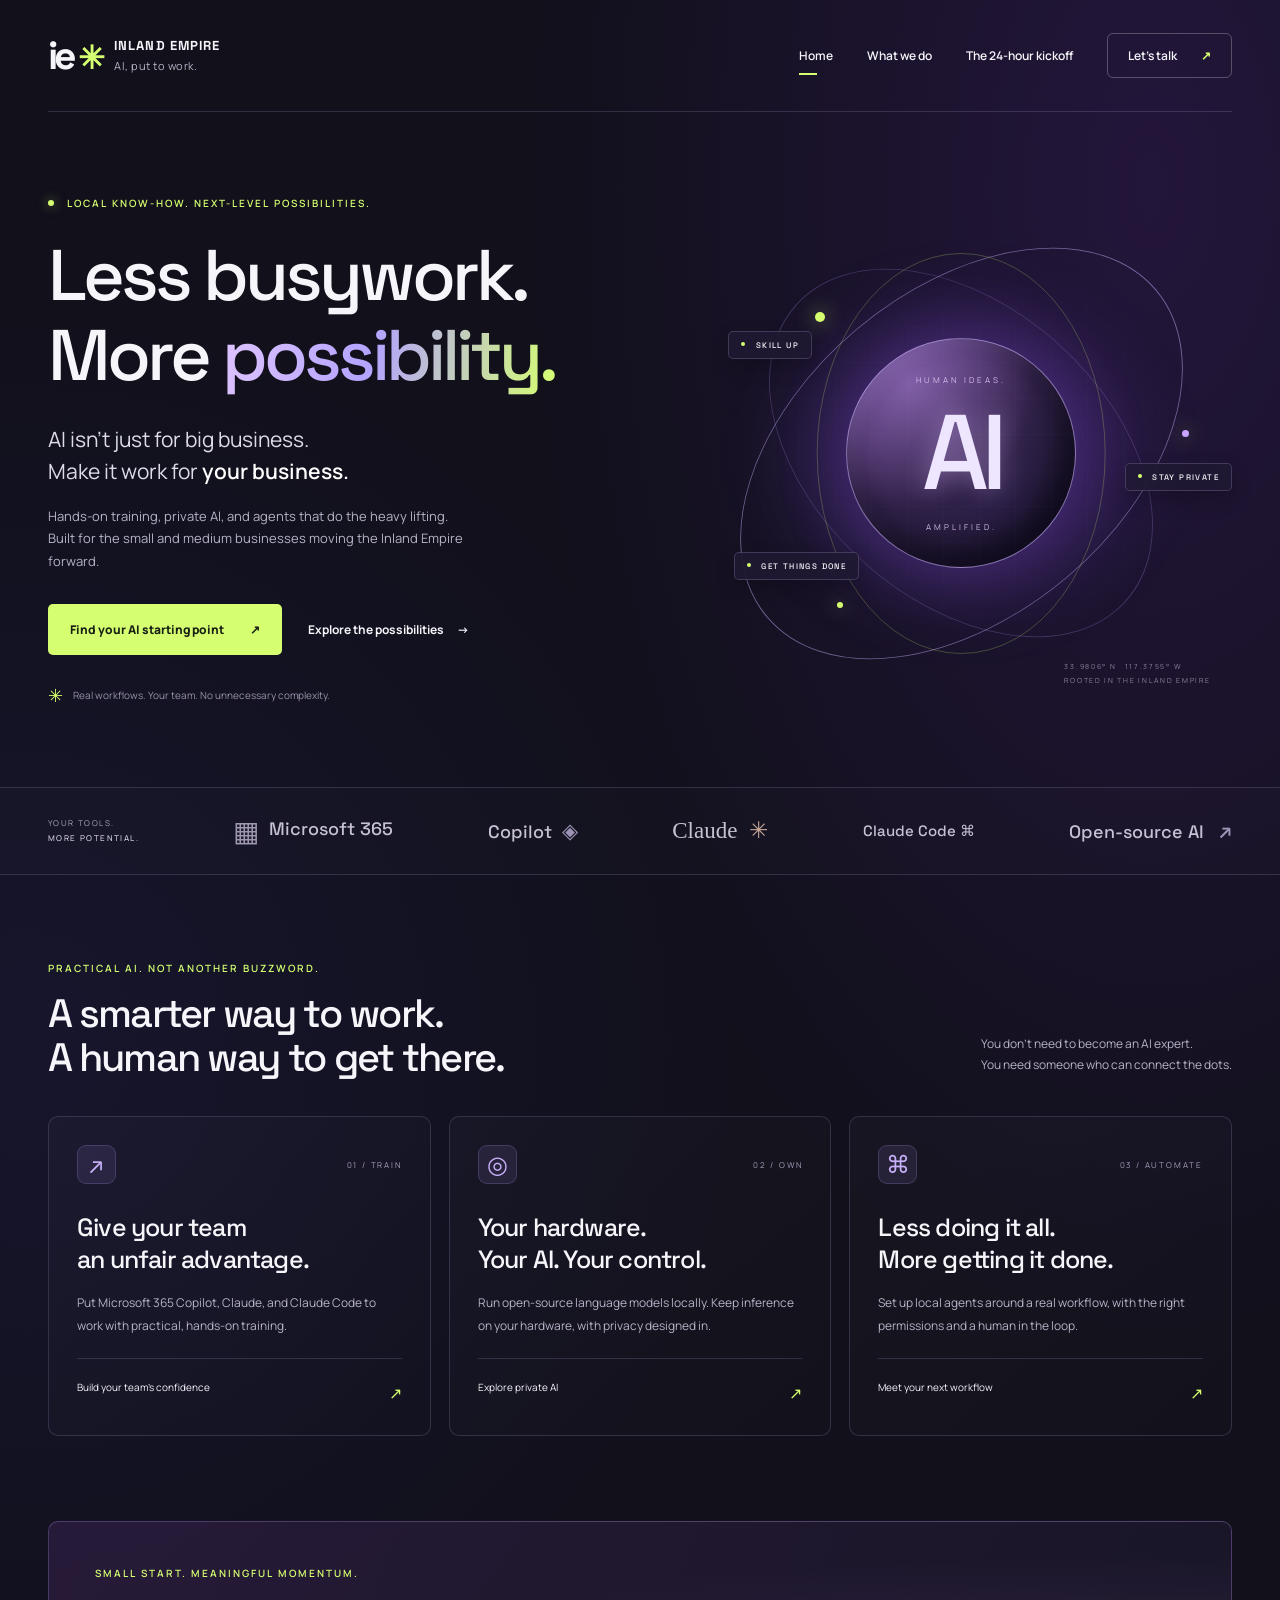
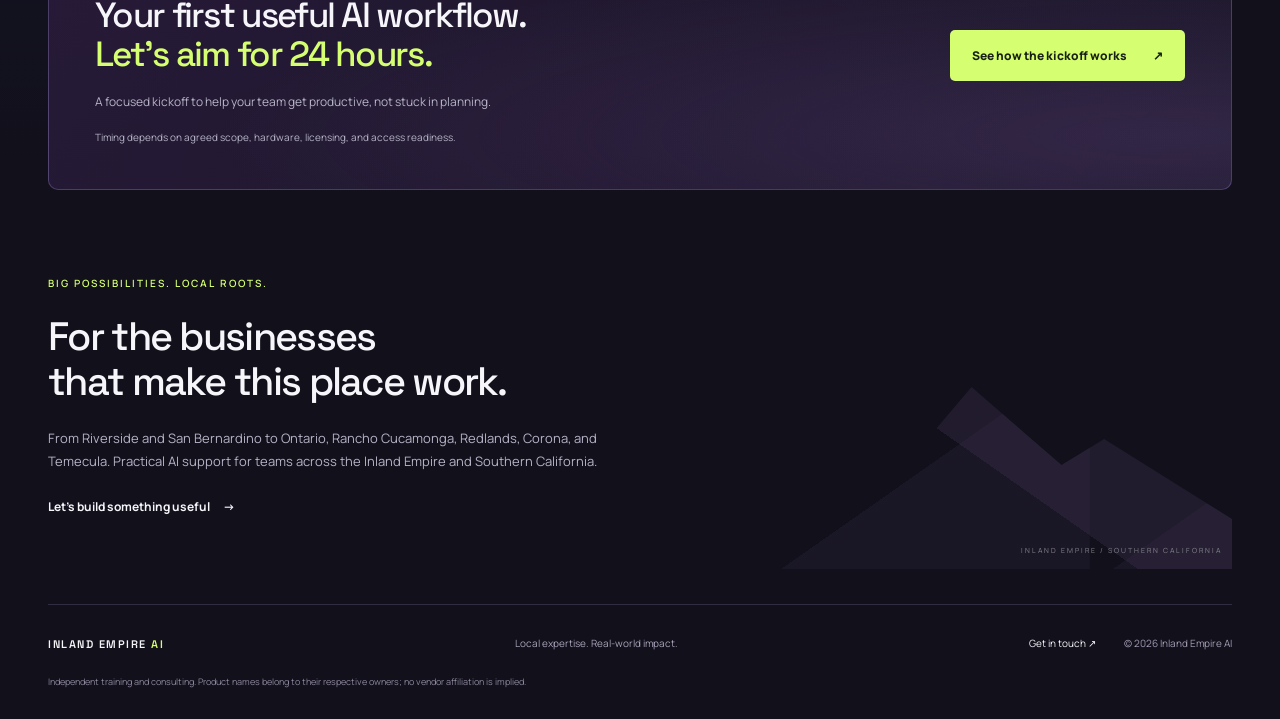
<file: index.html>
<!doctype html>
<html lang="en">
<head>
  <meta charset="utf-8">
  <meta name="viewport" content="width=device-width, initial-scale=1">
  <title>Inland Empire AI | Practical AI Training &amp; Private AI for Business</title>
  <meta name="description" content="Hands-on Microsoft 365 Copilot and Claude training, private local AI, and agent setup for small and medium businesses in Riverside, San Bernardino, and Southern California.">
  <meta name="theme-color" content="#11101b">
  <link rel="canonical" href="https://inland-empire-ai.com/">
  <meta property="og:type" content="website">
  <meta property="og:locale" content="en_US">
  <meta property="og:site_name" content="Inland Empire AI">
  <meta property="og:title" content="Less busywork. More possibility. | Inland Empire AI">
  <meta property="og:description" content="Practical AI training, private inference, and useful agents. Built around your business, right here in Southern California.">
  <meta property="og:url" content="https://inland-empire-ai.com/">
  <meta name="twitter:card" content="summary">
  <link rel="icon" href="assets/favicon.svg" type="image/svg+xml">
  <link rel="preconnect" href="https://fonts.googleapis.com">
  <link rel="preconnect" href="https://fonts.gstatic.com" crossorigin>
  <link href="https://fonts.googleapis.com/css2?family=Manrope:wght@400;500;600;700;800&amp;family=Space+Grotesk:wght@400;500;600;700&amp;display=swap" rel="stylesheet">
  <link rel="stylesheet" href="assets/styles.css">
  <script src="assets/site.js" defer></script>
  <script type="application/ld+json">
  {"@context":"https://schema.org","@type":"ProfessionalService","name":"Inland Empire AI","url":"https://inland-empire-ai.com/","email":"john.dohoney@inland-empire-ai.com","description":"AI training, private local inference, and agent setup for small and medium businesses in Southern California.","areaServed":[{"@type":"Place","name":"Inland Empire, California"},{"@type":"City","name":"Riverside"},{"@type":"City","name":"San Bernardino"},{"@type":"Place","name":"Southern California"}],"hasOfferCatalog":{"@type":"OfferCatalog","name":"Business AI services","itemListElement":[{"@type":"OfferCatalog","name":"Microsoft 365 and Copilot training"},{"@type":"OfferCatalog","name":"Claude and Claude Code training"},{"@type":"OfferCatalog","name":"Private local AI and open-source LLM setup"},{"@type":"OfferCatalog","name":"Local AI agent setup"}]}}
  </script>
</head>
<body class="page-home">
  <a class="skip-link" href="#main">Skip to content</a>
  <header class="site-header wrap">
    <a class="brand" href="./" aria-label="Inland Empire AI home"><span class="brand-mark" aria-hidden="true">ie<span>✳</span></span><span>INLAND EMPIRE<span class="brand-ai">AI, put to work.</span></span></a>
    <button class="menu-toggle" aria-expanded="false" aria-controls="main-nav" hidden>Menu <span aria-hidden="true">+</span></button>
    <nav id="main-nav" aria-label="Main navigation"><a href="./" aria-current="page">Home</a><a href="services.html">What we do</a><a href="kickoff.html">The 24-hour kickoff</a><a class="nav-cta" href="contact.html">Let’s talk <span aria-hidden="true">↗</span></a></nav>
  </header>
  <main id="main">
    <section class="hero wrap">
      <div class="hero-copy">
        <p class="eyebrow"><span class="status-dot"></span> LOCAL KNOW-HOW. NEXT-LEVEL POSSIBILITIES.</p>
        <h1>Less busywork.<br>More <span class="gradient-text">possibility.</span></h1>
        <p class="hero-description">AI isn’t just for big business.<br>Make it work for <strong>your business.</strong></p>
        <p class="hero-detail">Hands-on training, private AI, and agents that do the heavy lifting. Built for the small and medium businesses moving the Inland Empire forward.</p>
        <div class="button-row"><a class="button button-primary" href="contact.html">Find your AI starting point <span aria-hidden="true">↗</span></a><a class="text-link" href="services.html">Explore the possibilities <span aria-hidden="true">→</span></a></div>
        <div class="hero-note"><span class="tiny-orbit" aria-hidden="true">✳</span> Real workflows. Your team. No unnecessary complexity.</div>
      </div>
      <div class="hero-art" role="img" aria-label="An illuminated AI core connecting training, private AI, and agents">
        <div class="art-grid"></div><div class="orbital orbital-one"></div><div class="orbital orbital-two"></div><div class="orbital orbital-three"></div>
        <div class="ai-core"><span class="core-small">HUMAN IDEAS.</span><span class="core-title">AI</span><span class="core-small">AMPLIFIED.</span></div>
        <span class="orbit-node node-one"></span><span class="orbit-node node-two"></span><span class="orbit-node node-three"></span>
        <span class="art-label label-one"><i></i> SKILL UP</span><span class="art-label label-two"><i></i> STAY PRIVATE</span><span class="art-label label-three"><i></i> GET THINGS DONE</span>
        <span class="art-coordinate">33.9806° N &nbsp; 117.3755° W<br>ROOTED IN THE INLAND EMPIRE</span>
      </div>
    </section>
    <div class="tool-strip"><div class="wrap tool-strip-inner"><span>YOUR TOOLS.<br><strong>MORE POTENTIAL.</strong></span><span class="tool-name"><span class="microsoft-mark" aria-hidden="true">▦</span> Microsoft 365</span><span class="tool-name">Copilot<span class="tool-symbol" aria-hidden="true">◈</span></span><span class="tool-name claude">Claude <span aria-hidden="true">✳</span></span><span class="tool-name code-name">Claude Code <span aria-hidden="true">⌘</span></span><span class="tool-name">Open-source AI <span class="tool-symbol" aria-hidden="true">↗</span></span></div></div>
    <section class="section wrap">
      <div class="section-heading"><div><p class="eyebrow">PRACTICAL AI. NOT ANOTHER BUZZWORD.</p><h2>A smarter way to work.<br>A human way to get there.</h2></div><p>You don’t need to become an AI expert.<br>You need someone who can connect the dots.</p></div>
      <div class="card-grid">
        <a class="service-card" href="services.html#training"><div class="card-top"><span class="service-icon" aria-hidden="true">↗</span><span class="card-number">01 / TRAIN</span></div><h3>Give your team<br>an unfair advantage.</h3><p>Put Microsoft 365 Copilot, Claude, and Claude Code to work with practical, hands-on training.</p><span class="card-link">Build your team’s confidence <span aria-hidden="true">↗</span></span></a>
        <a class="service-card" href="services.html#private-ai"><div class="card-top"><span class="service-icon" aria-hidden="true">◎</span><span class="card-number">02 / OWN</span></div><h3>Your hardware.<br>Your AI. Your control.</h3><p>Run open-source language models locally. Keep inference on your hardware, with privacy designed in.</p><span class="card-link">Explore private AI <span aria-hidden="true">↗</span></span></a>
        <a class="service-card" href="services.html#agents"><div class="card-top"><span class="service-icon" aria-hidden="true">⌘</span><span class="card-number">03 / AUTOMATE</span></div><h3>Less doing it all.<br>More getting it done.</h3><p>Set up local agents around a real workflow, with the right permissions and a human in the loop.</p><span class="card-link">Meet your next workflow <span aria-hidden="true">↗</span></span></a>
      </div>
    </section>
    <section class="kickoff-banner wrap"><div><p class="eyebrow">SMALL START. MEANINGFUL MOMENTUM.</p><h2>Your first useful AI workflow.<br><span class="lime">Let’s aim for 24 hours.</span></h2><p>A focused kickoff to help your team get productive, not stuck in planning.</p><p class="fine-print">Timing depends on agreed scope, hardware, licensing, and access readiness.</p></div><a class="button button-primary" href="kickoff.html">See how the kickoff works <span aria-hidden="true">↗</span></a></section>
    <section class="local-section wrap section"><p class="eyebrow">BIG POSSIBILITIES. LOCAL ROOTS.</p><h2>For the businesses<br>that make this place work.</h2><p>From Riverside and San Bernardino to Ontario, Rancho Cucamonga, Redlands, Corona, and Temecula. Practical AI support for teams across the Inland Empire and Southern California.</p><a class="text-link" href="contact.html">Let’s build something useful <span aria-hidden="true">→</span></a><div class="landscape" aria-hidden="true"><span>INLAND EMPIRE / SOUTHERN CALIFORNIA</span></div></section>
  </main>
  <footer class="site-footer wrap"><a class="footer-brand" href="./">INLAND EMPIRE <span>AI</span></a><p>Local expertise. Real-world impact.</p><div><a href="contact.html">Get in touch ↗</a><span>© <span data-year>2026</span> Inland Empire AI</span></div><p class="trademark-note">Independent training and consulting. Product names belong to their respective owners; no vendor affiliation is implied.</p></footer>
</body>
</html>
</file>
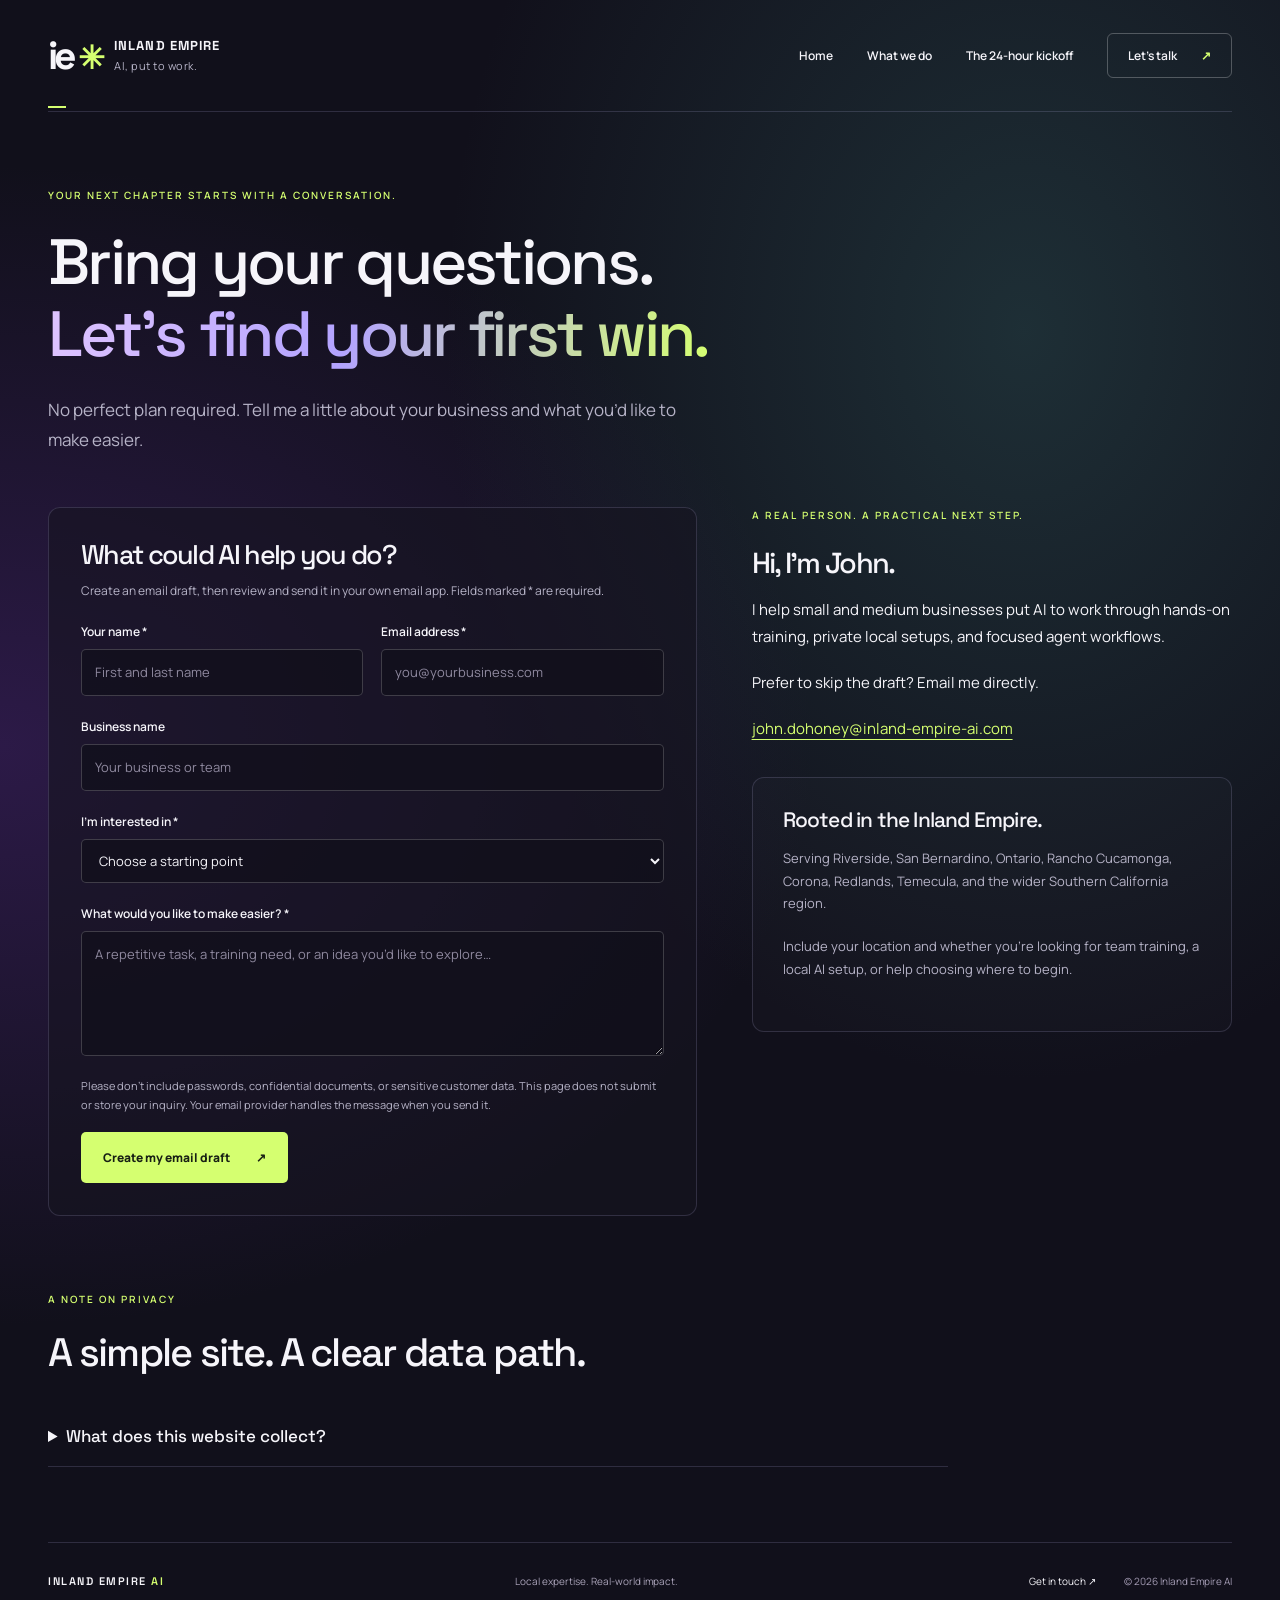
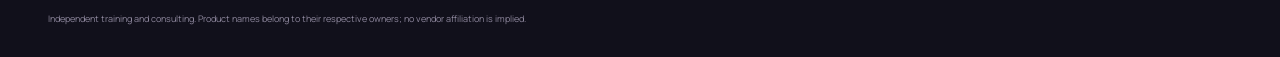
<file: contact.html>
<!doctype html>
<html lang="en">
<head>
  <meta charset="utf-8">
  <meta name="viewport" content="width=device-width, initial-scale=1">
  <title>Talk to John About AI for Your Business | Inland Empire AI</title>
  <meta name="description" content="Contact John Dohoney at Inland Empire AI for Microsoft 365 Copilot training, Claude workshops, private local AI, and agent setup in Southern California.">
  <meta name="theme-color" content="#11101b">
  <link rel="canonical" href="https://inland-empire-ai.com/contact.html">
  <meta property="og:type" content="website">
  <meta property="og:locale" content="en_US">
  <meta property="og:site_name" content="Inland Empire AI">
  <meta property="og:title" content="Let’s find your AI starting point | Inland Empire AI">
  <meta property="og:description" content="Talk to John about practical training, private AI, and a useful first workflow for your business.">
  <meta property="og:url" content="https://inland-empire-ai.com/contact.html">
  <meta name="twitter:card" content="summary">
  <link rel="icon" href="assets/favicon.svg" type="image/svg+xml">
  <link rel="preconnect" href="https://fonts.googleapis.com">
  <link rel="preconnect" href="https://fonts.gstatic.com" crossorigin>
  <link href="https://fonts.googleapis.com/css2?family=Manrope:wght@400;500;600;700;800&amp;family=Space+Grotesk:wght@400;500;600;700&amp;display=swap" rel="stylesheet">
  <link rel="stylesheet" href="assets/styles.css">
  <script src="assets/site.js" defer></script>
</head>
<body class="page-contact">
  <a class="skip-link" href="#main">Skip to content</a>
  <header class="site-header wrap">
    <a class="brand" href="./" aria-label="Inland Empire AI home"><span class="brand-mark" aria-hidden="true">ie<span>✳</span></span><span>INLAND EMPIRE<span class="brand-ai">AI, put to work.</span></span></a>
    <button class="menu-toggle" aria-expanded="false" aria-controls="main-nav" hidden>Menu <span aria-hidden="true">+</span></button>
    <nav id="main-nav" aria-label="Main navigation"><a href="./">Home</a><a href="services.html">What we do</a><a href="kickoff.html">The 24-hour kickoff</a><a class="nav-cta" href="contact.html" aria-current="page">Let’s talk <span aria-hidden="true">↗</span></a></nav>
  </header>
  <main id="main" class="wrap">
    <section class="page-intro"><p class="eyebrow">YOUR NEXT CHAPTER STARTS WITH A CONVERSATION.</p><h1>Bring your questions.<br><span class="gradient-text">Let’s find your first win.</span></h1><p class="lead">No perfect plan required. Tell me a little about your business and what you’d like to make easier.</p></section>
    <section class="contact-layout" aria-label="Consultation inquiry">
      <form class="contact-form" id="inquiry-form" hidden>
        <h2>What could AI help you do?</h2><p class="form-intro">Create an email draft, then review and send it in your own email app. Fields marked * are required.</p>
        <div class="form-row"><div><label for="name">Your name *</label><input id="name" name="name" autocomplete="name" maxlength="100" required placeholder="First and last name" pattern=".*\S.*"></div><div><label for="email">Email address *</label><input id="email" name="email" type="email" autocomplete="email" maxlength="254" required placeholder="you@yourbusiness.com"></div></div>
        <label for="business">Business name</label><input id="business" name="business" autocomplete="organization" maxlength="150" placeholder="Your business or team">
        <label for="interest">I’m interested in *</label><select id="interest" name="interest" required><option value="">Choose a starting point</option>Microsoft 365 &amp; Copilot</option><option>Claude &amp; Claude Code</option><option>Private local AI</option><option>Local agents</option><option>24-hour kickoff</option><option>Help finding the right fit</option></select>
        <label for="message">What would you like to make easier? *</label><textarea id="message" name="message" maxlength="1500" required placeholder="A repetitive task, a training need, or an idea you’d like to explore…"></textarea>
        <p class="form-note">Please don’t include passwords, confidential documents, or sensitive customer data. This page does not submit or store your inquiry. Your email provider handles the message when you send it.</p>
        <button class="button button-primary" type="submit">Create my email draft <span aria-hidden="true">↗</span></button>
        <section class="draft-panel" id="draft-panel" tabindex="-1" aria-labelledby="draft-heading" hidden><h3 id="draft-heading">Your conversation starter.</h3><pre class="draft-text" id="draft-text"></pre><div class="button-row"><a class="button button-primary" id="open-email">Open email app <span aria-hidden="true">↗</span></a><button class="button button-secondary" id="copy-draft" type="button" hidden>Copy draft</button></div><p class="draft-status" id="draft-status" role="status"></p></section>
      </form>
      <aside class="contact-info"><div class="contact-direct"><p class="eyebrow">A REAL PERSON. A PRACTICAL NEXT STEP.</p><h2>Hi, I’m John.</h2><p>I help small and medium businesses put AI to work through hands-on training, private local setups, and focused agent workflows.</p><p>Prefer to skip the draft? Email me directly.</p><a class="email-link" href="mailto:john.dohoney@inland-empire-ai.com">john.dohoney@inland-empire-ai.com</a><noscript><p class="form-note">The draft builder needs JavaScript. You can always use the email address above to get in touch.</p></noscript></div><div class="panel"><h3>Rooted in the Inland Empire.</h3><p>Serving Riverside, San Bernardino, Ontario, Rancho Cucamonga, Corona, Redlands, Temecula, and the wider Southern California region.</p><p>Include your location and whether you’re looking for team training, a local AI setup, or help choosing where to begin.</p></div></aside>
    </section>
    <section class="faq"><p class="eyebrow">A NOTE ON PRIVACY</p><h2>A simple site. A clear data path.</h2><details><summary>What does this website collect?</summary><p>This site includes no analytics scripts, advertising trackers, or cookies set by our code. The draft builder runs in your browser and does not send your form entries to a server or save them in browser storage. Opening the email link passes the draft to your email app; copying it puts the text on your clipboard. GitHub Pages, which hosts the site, may process connection information such as IP addresses under its own privacy policies. Fonts are loaded from Google Fonts, which also receives connection information. If you send an email, John receives the details you choose to include for responding to your inquiry.</p></details></section>
  </main>
  <footer class="site-footer wrap"><a class="footer-brand" href="./">INLAND EMPIRE <span>AI</span></a><p>Local expertise. Real-world impact.</p><div><a href="contact.html">Get in touch ↗</a><span>© <span data-year>2026</span> Inland Empire AI</span></div><p class="trademark-note">Independent training and consulting. Product names belong to their respective owners; no vendor affiliation is implied.</p></footer>
</body>
</html>
</file>
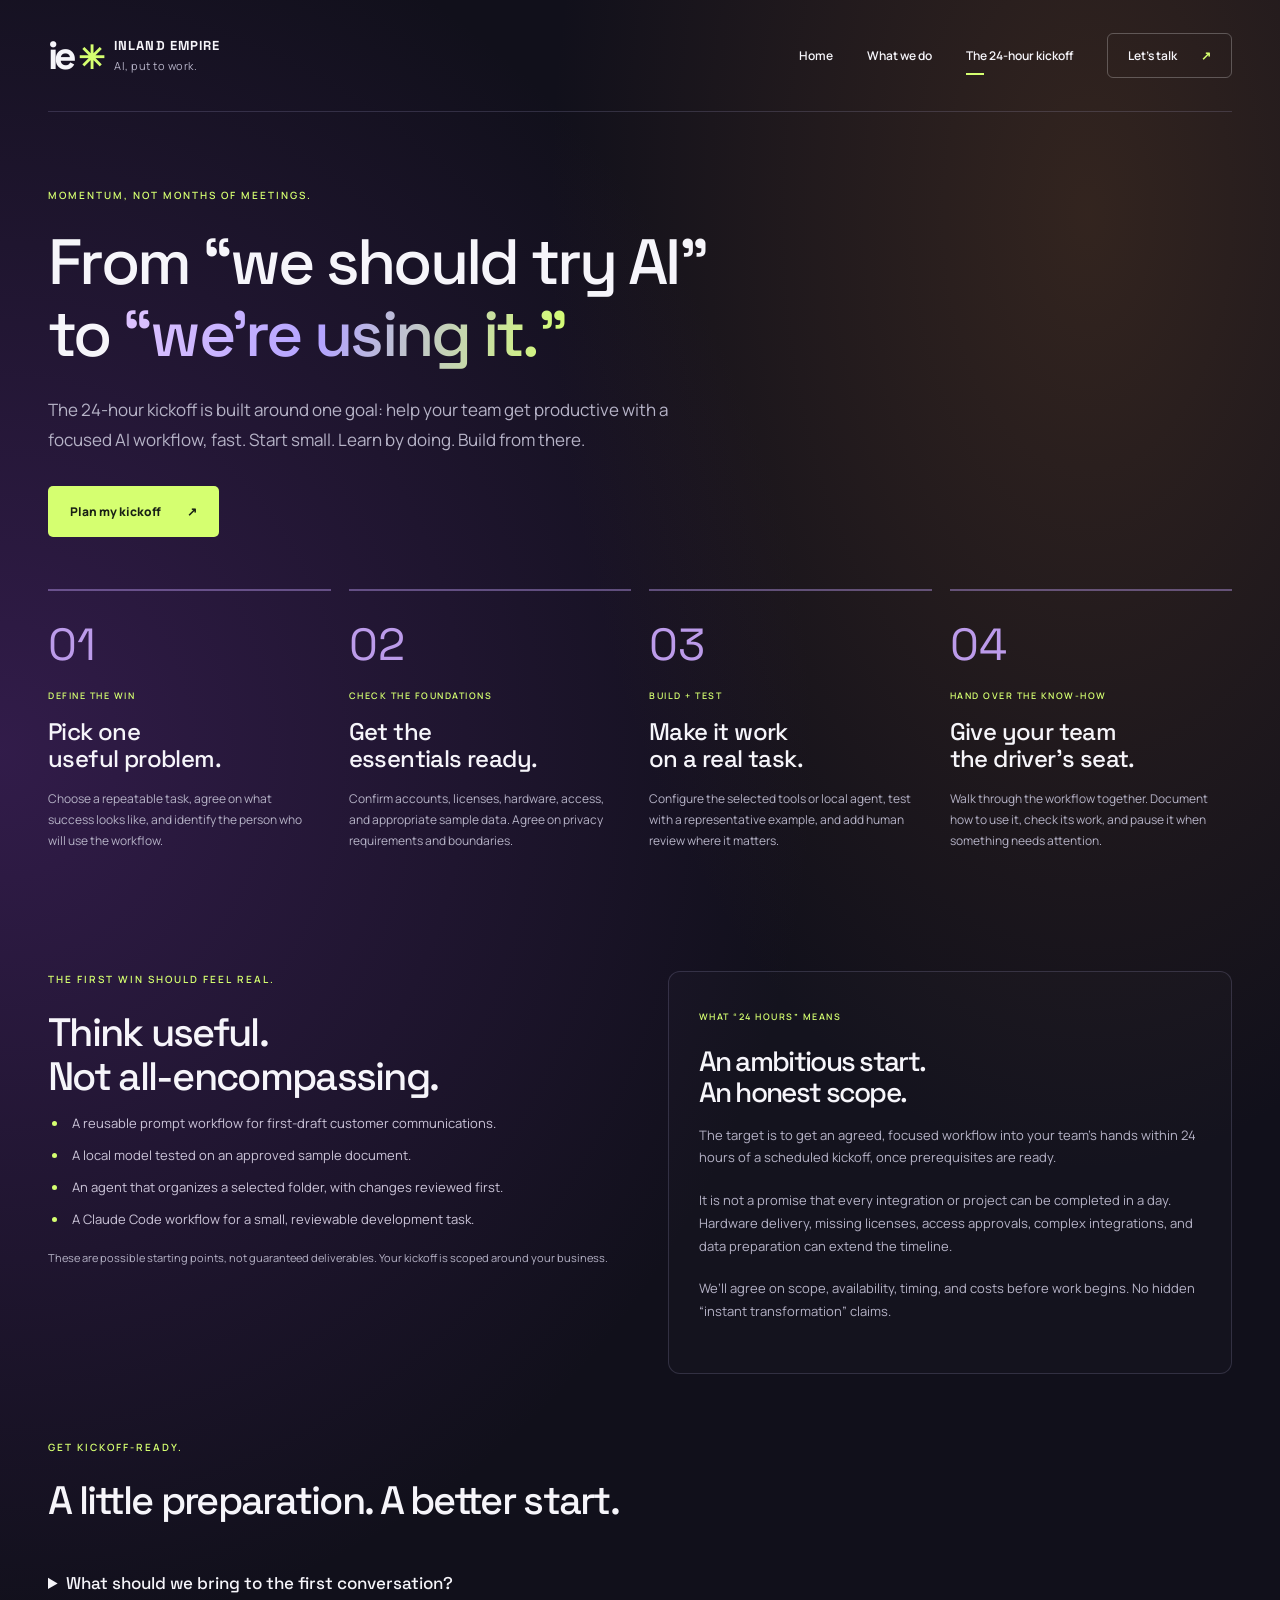
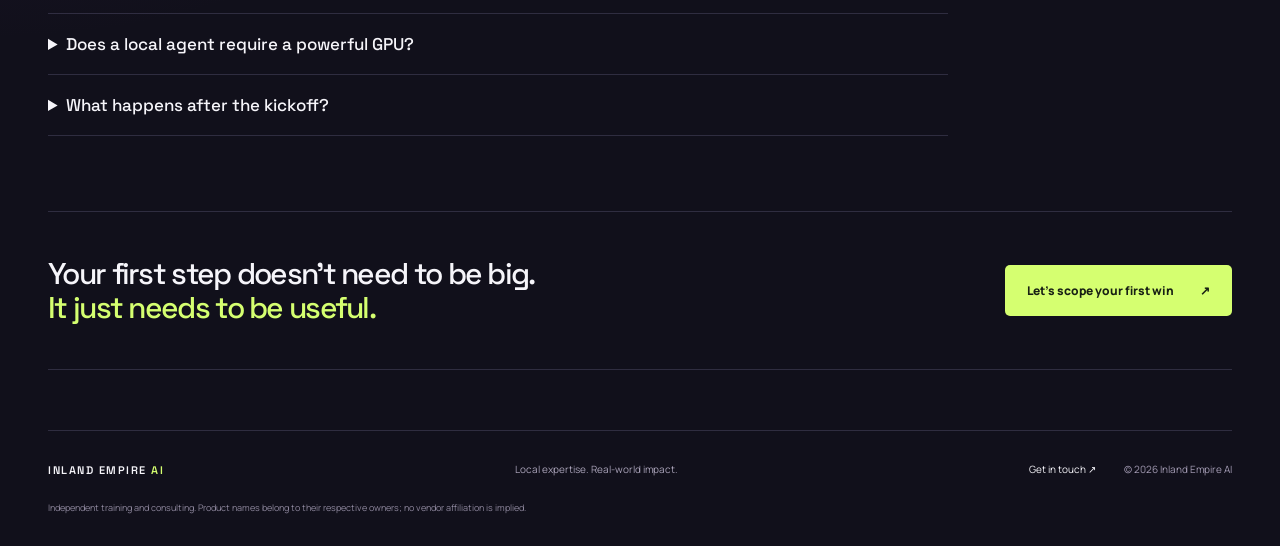
<file: kickoff.html>
<!doctype html>
<html lang="en">
<head>
  <meta charset="utf-8">
  <meta name="viewport" content="width=device-width, initial-scale=1">
  <title>The 24-Hour AI Kickoff for Your Business | Inland Empire AI</title>
  <meta name="description" content="Get started with a focused AI kickoff for your Inland Empire business. Scope one useful workflow, check readiness, set up tools, and train your team.">
  <meta name="theme-color" content="#11101b">
  <link rel="canonical" href="https://inland-empire-ai.com/kickoff.html">
  <meta property="og:type" content="website">
  <meta property="og:locale" content="en_US">
  <meta property="og:site_name" content="Inland Empire AI">
  <meta property="og:title" content="A useful AI workflow. A focused 24-hour kickoff.">
  <meta property="og:description" content="Move from AI curiosity to a practical first workflow, with hands-on setup and training in Southern California.">
  <meta property="og:url" content="https://inland-empire-ai.com/kickoff.html">
  <meta name="twitter:card" content="summary">
  <link rel="icon" href="assets/favicon.svg" type="image/svg+xml">
  <link rel="preconnect" href="https://fonts.googleapis.com">
  <link rel="preconnect" href="https://fonts.gstatic.com" crossorigin>
  <link href="https://fonts.googleapis.com/css2?family=Manrope:wght@400;500;600;700;800&amp;family=Space+Grotesk:wght@400;500;600;700&amp;display=swap" rel="stylesheet">
  <link rel="stylesheet" href="assets/styles.css">
  <script src="assets/site.js" defer></script>
</head>
<body class="page-kickoff">
  <a class="skip-link" href="#main">Skip to content</a>
  <header class="site-header wrap">
    <a class="brand" href="./" aria-label="Inland Empire AI home"><span class="brand-mark" aria-hidden="true">ie<span>✳</span></span><span>INLAND EMPIRE<span class="brand-ai">AI, put to work.</span></span></a>
    <button class="menu-toggle" aria-expanded="false" aria-controls="main-nav" hidden>Menu <span aria-hidden="true">+</span></button>
    <nav id="main-nav" aria-label="Main navigation"><a href="./">Home</a><a href="services.html">What we do</a><a href="kickoff.html" aria-current="page">The 24-hour kickoff</a><a class="nav-cta" href="contact.html">Let’s talk <span aria-hidden="true">↗</span></a></nav>
  </header>
  <main id="main" class="wrap">
    <section class="page-intro"><p class="eyebrow">MOMENTUM, NOT MONTHS OF MEETINGS.</p><h1>From “we should try AI”<br>to <span class="gradient-text">“we’re using it.”</span></h1><p class="lead">The 24-hour kickoff is built around one goal: help your team get productive with a focused AI workflow, fast. Start small. Learn by doing. Build from there.</p><div class="button-row"><a class="button button-primary" href="contact.html?service=24-hour%20kickoff">Plan my kickoff <span aria-hidden="true">↗</span></a></div></section>
    <section class="timeline" aria-label="Four steps to your first workflow">
      <article class="timeline-card"><span class="step-number">01</span><span class="tag">DEFINE THE WIN</span><h2>Pick one<br>useful problem.</h2><p>Choose a repeatable task, agree on what success looks like, and identify the person who will use the workflow.</p></article>
      <article class="timeline-card"><span class="step-number">02</span><span class="tag">CHECK THE FOUNDATIONS</span><h2>Get the<br>essentials ready.</h2><p>Confirm accounts, licenses, hardware, access, and appropriate sample data. Agree on privacy requirements and boundaries.</p></article>
      <article class="timeline-card"><span class="step-number">03</span><span class="tag">BUILD + TEST</span><h2>Make it work<br>on a real task.</h2><p>Configure the selected tools or local agent, test with a representative example, and add human review where it matters.</p></article>
      <article class="timeline-card"><span class="step-number">04</span><span class="tag">HAND OVER THE KNOW-HOW</span><h2>Give your team<br>the driver’s seat.</h2><p>Walk through the workflow together. Document how to use it, check its work, and pause it when something needs attention.</p></article>
    </section>
    <section class="split-section">
      <div><p class="eyebrow">THE FIRST WIN SHOULD FEEL REAL.</p><h2>Think useful.<br>Not all-encompassing.</h2><ul class="check-list"><li>A reusable prompt workflow for first-draft customer communications.</li><li>A local model tested on an approved sample document.</li><li>An agent that organizes a selected folder, with changes reviewed first.</li><li>A Claude Code workflow for a small, reviewable development task.</li></ul><p class="form-note">These are possible starting points, not guaranteed deliverables. Your kickoff is scoped around your business.</p></div>
      <aside class="panel"><span class="tag">WHAT “24 HOURS” MEANS</span><h2 style="margin-top:18px">An ambitious start.<br>An honest scope.</h2><p>The target is to get an agreed, focused workflow into your team’s hands within 24 hours of a scheduled kickoff, once prerequisites are ready.</p><p>It is not a promise that every integration or project can be completed in a day. Hardware delivery, missing licenses, access approvals, complex integrations, and data preparation can extend the timeline.</p><p>We’ll agree on scope, availability, timing, and costs before work begins. No hidden “instant transformation” claims.</p></aside>
    </section>
    <section class="faq"><p class="eyebrow">GET KICKOFF-READY.</p><h2>A little preparation. A better start.</h2><details><summary>What should we bring to the first conversation?</summary><p>A task that takes more time than it should, the tools your team uses, and an idea of who will own the workflow. Don’t send passwords, sensitive customer information, or confidential documents with your initial inquiry.</p></details><details><summary>Does a local agent require a powerful GPU?</summary><p>Not always. Requirements depend on the model, task, and whether inference is local or cloud-based. We’ll assess your hardware before choosing a setup and explain performance trade-offs.</p></details><details><summary>What happens after the kickoff?</summary><p>You’ll have the agreed walkthrough and usage guidance for the scoped workflow. Any additional training, maintenance, or expanded integrations can be discussed separately; ongoing support is not automatically included.</p></details></section>
    <section class="bottom-cta"><h2>Your first step doesn’t need to be big.<br><span class="lime">It just needs to be useful.</span></h2><a class="button button-primary" href="contact.html?service=24-hour%20kickoff">Let’s scope your first win <span aria-hidden="true">↗</span></a></section>
  </main>
  <footer class="site-footer wrap"><a class="footer-brand" href="./">INLAND EMPIRE <span>AI</span></a><p>Local expertise. Real-world impact.</p><div><a href="contact.html">Get in touch ↗</a><span>© <span data-year>2026</span> Inland Empire AI</span></div><p class="trademark-note">Independent training and consulting. Product names belong to their respective owners; no vendor affiliation is implied.</p></footer>
</body>
</html>
</file>
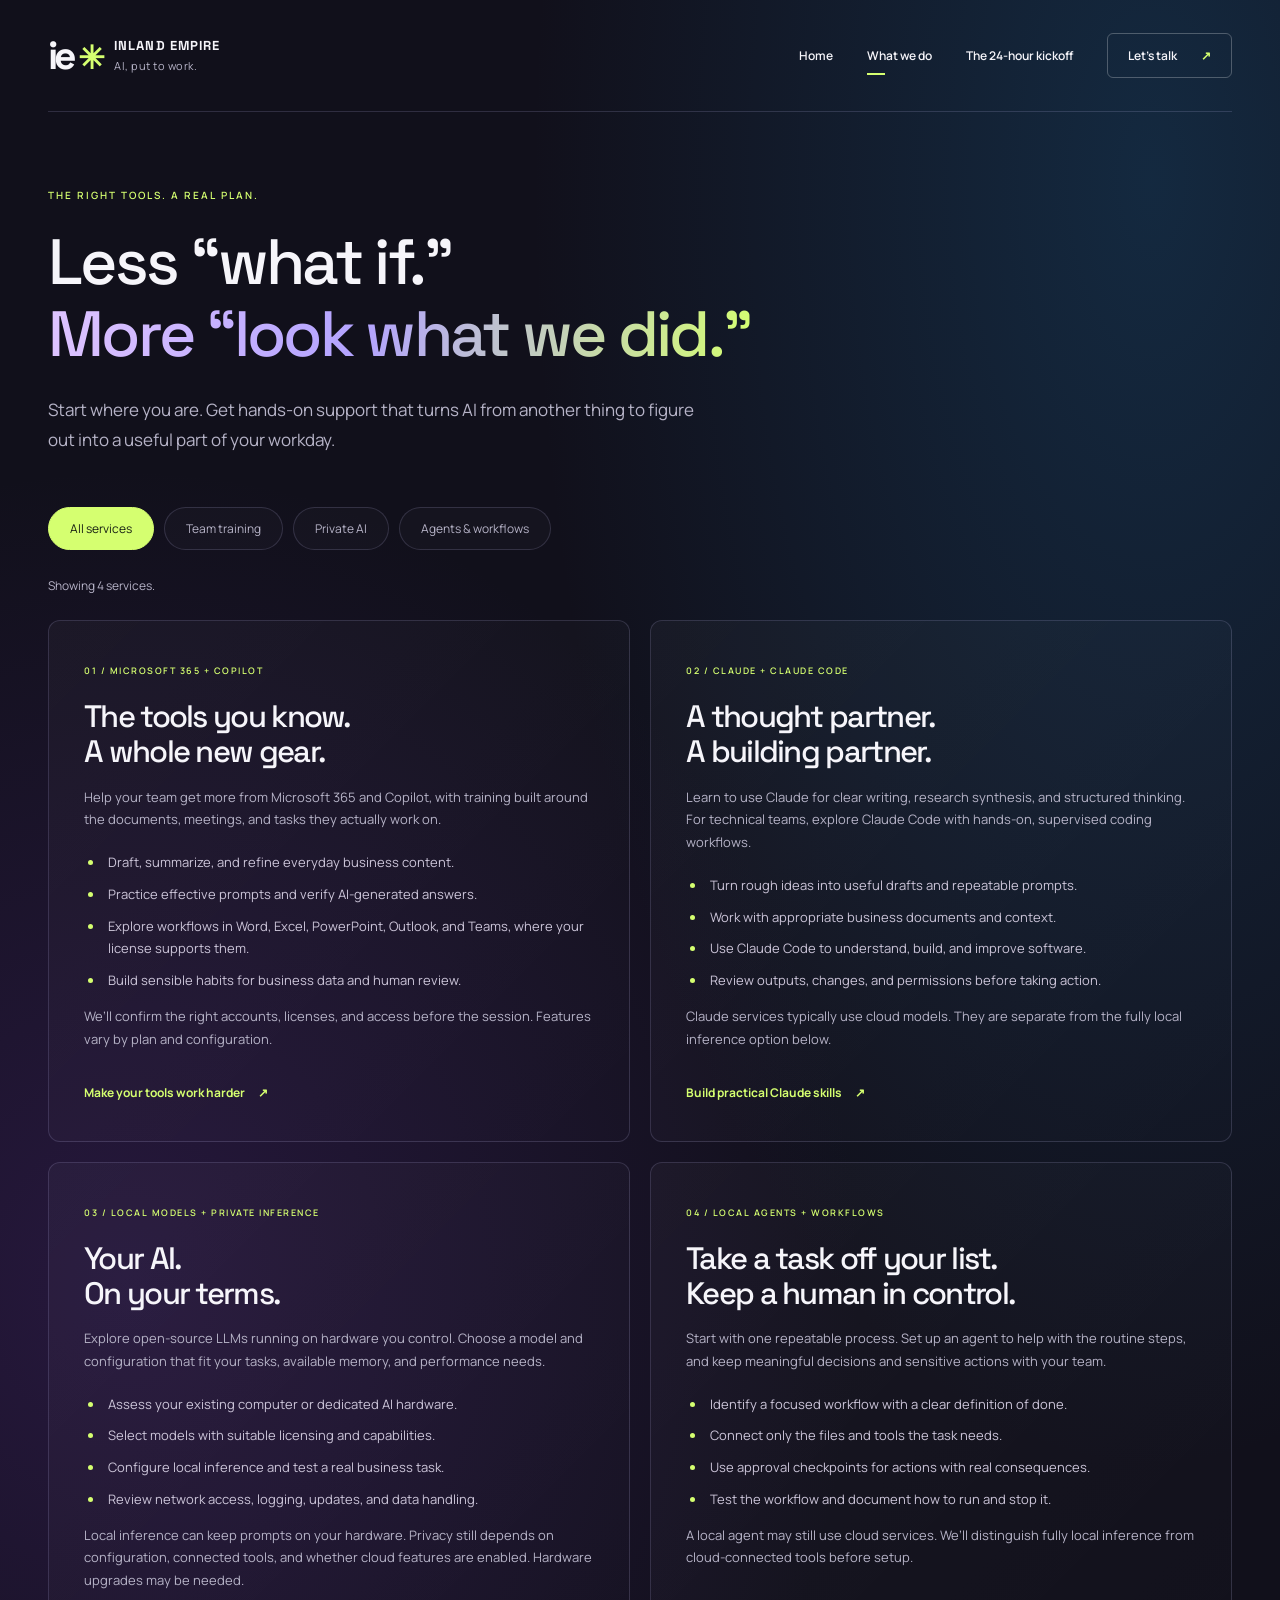
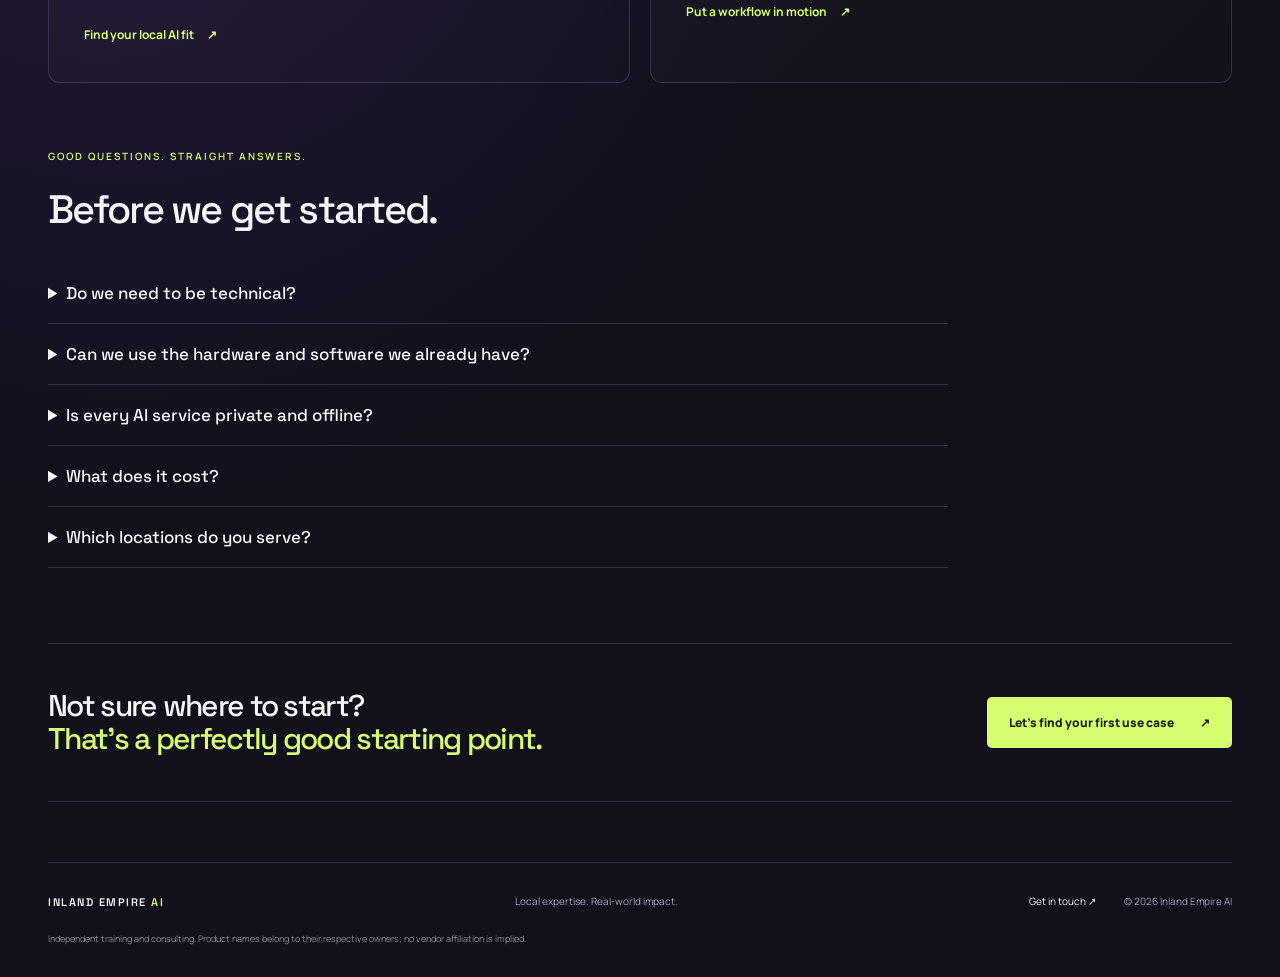
<file: services.html>
<!doctype html>
<html lang="en">
<head>
  <meta charset="utf-8">
  <meta name="viewport" content="width=device-width, initial-scale=1">
  <title>AI Training, Private AI &amp; Agents | Inland Empire AI Services</title>
  <meta name="description" content="Explore Microsoft 365 Copilot training, Claude and Claude Code workshops, private open-source LLM setup, and local AI agents for Inland Empire businesses.">
  <meta name="theme-color" content="#11101b">
  <link rel="canonical" href="https://inland-empire-ai.com/services.html">
  <meta property="og:type" content="website">
  <meta property="og:locale" content="en_US">
  <meta property="og:site_name" content="Inland Empire AI">
  <meta property="og:title" content="Practical AI services for your business | Inland Empire AI">
  <meta property="og:description" content="Train your team. Run private AI. Build useful agents. Hands-on help for Southern California businesses.">
  <meta property="og:url" content="https://inland-empire-ai.com/services.html">
  <meta name="twitter:card" content="summary">
  <link rel="icon" href="assets/favicon.svg" type="image/svg+xml">
  <link rel="preconnect" href="https://fonts.googleapis.com">
  <link rel="preconnect" href="https://fonts.gstatic.com" crossorigin>
  <link href="https://fonts.googleapis.com/css2?family=Manrope:wght@400;500;600;700;800&amp;family=Space+Grotesk:wght@400;500;600;700&amp;display=swap" rel="stylesheet">
  <link rel="stylesheet" href="assets/styles.css">
  <script src="assets/site.js" defer></script>
</head>
<body class="page-services">
  <a class="skip-link" href="#main">Skip to content</a>
  <header class="site-header wrap">
    <a class="brand" href="./" aria-label="Inland Empire AI home"><span class="brand-mark" aria-hidden="true">ie<span>✳</span></span><span>INLAND EMPIRE<span class="brand-ai">AI, put to work.</span></span></a>
    <button class="menu-toggle" aria-expanded="false" aria-controls="main-nav" hidden>Menu <span aria-hidden="true">+</span></button>
    <nav id="main-nav" aria-label="Main navigation"><a href="./">Home</a><a href="services.html" aria-current="page">What we do</a><a href="kickoff.html">The 24-hour kickoff</a><a class="nav-cta" href="contact.html">Let’s talk <span aria-hidden="true">↗</span></a></nav>
  </header>
  <main id="main" class="wrap">
    <section class="page-intro"><p class="eyebrow">THE RIGHT TOOLS. A REAL PLAN.</p><h1>Less “what if.”<br><span class="gradient-text">More “look what we did.”</span></h1><p class="lead">Start where you are. Get hands-on support that turns AI from another thing to figure out into a useful part of your workday.</p></section>
    <div class="filter-bar" data-filters role="group" aria-label="Filter services" hidden><button class="filter-button" data-filter="all" aria-pressed="true">All services</button><button class="filter-button" data-filter="training" aria-pressed="false">Team training</button><button class="filter-button" data-filter="private" aria-pressed="false">Private AI</button><button class="filter-button" data-filter="agents" aria-pressed="false">Agents &amp; workflows</button></div>
    <p class="results-status" data-results role="status" hidden>Showing 4 services.</p>
    <section class="service-details" aria-label="AI services">
      <article class="detail-card" id="training" data-category="training"><span class="tag">01 / MICROSOFT 365 + COPILOT</span><h2>The tools you know.<br>A whole new gear.</h2><p>Help your team get more from Microsoft 365 and Copilot, with training built around the documents, meetings, and tasks they actually work on.</p><ul><li>Draft, summarize, and refine everyday business content.</li><li>Practice effective prompts and verify AI-generated answers.</li><li>Explore workflows in Word, Excel, PowerPoint, Outlook, and Teams, where your license supports them.</li><li>Build sensible habits for business data and human review.</li></ul><p>We’ll confirm the right accounts, licenses, and access before the session. Features vary by plan and configuration.</p><a class="text-link" href="contact.html?service=Microsoft%20365%20%26%20Copilot">Make your tools work harder <span aria-hidden="true">↗</span></a></article>
      <article class="detail-card" id="claude" data-category="training"><span class="tag">02 / CLAUDE + CLAUDE CODE</span><h2>A thought partner.<br>A building partner.</h2><p>Learn to use Claude for clear writing, research synthesis, and structured thinking. For technical teams, explore Claude Code with hands-on, supervised coding workflows.</p><ul><li>Turn rough ideas into useful drafts and repeatable prompts.</li><li>Work with appropriate business documents and context.</li><li>Use Claude Code to understand, build, and improve software.</li><li>Review outputs, changes, and permissions before taking action.</li></ul><p>Claude services typically use cloud models. They are separate from the fully local inference option below.</p><a class="text-link" href="contact.html?service=Claude%20%26%20Claude%20Code">Build practical Claude skills <span aria-hidden="true">↗</span></a></article>
      <article class="detail-card" id="private-ai" data-category="private"><span class="tag">03 / LOCAL MODELS + PRIVATE INFERENCE</span><h2>Your AI.<br>On your terms.</h2><p>Explore open-source LLMs running on hardware you control. Choose a model and configuration that fit your tasks, available memory, and performance needs.</p><ul><li>Assess your existing computer or dedicated AI hardware.</li><li>Select models with suitable licensing and capabilities.</li><li>Configure local inference and test a real business task.</li><li>Review network access, logging, updates, and data handling.</li></ul><p>Local inference can keep prompts on your hardware. Privacy still depends on configuration, connected tools, and whether cloud features are enabled. Hardware upgrades may be needed.</p><a class="text-link" href="contact.html?service=Private%20local%20AI">Find your local AI fit <span aria-hidden="true">↗</span></a></article>
      <article class="detail-card" id="agents" data-category="agents"><span class="tag">04 / LOCAL AGENTS + WORKFLOWS</span><h2>Take a task off your list.<br>Keep a human in control.</h2><p>Start with one repeatable process. Set up an agent to help with the routine steps, and keep meaningful decisions and sensitive actions with your team.</p><ul><li>Identify a focused workflow with a clear definition of done.</li><li>Connect only the files and tools the task needs.</li><li>Use approval checkpoints for actions with real consequences.</li><li>Test the workflow and document how to run and stop it.</li></ul><p>A local agent may still use cloud services. We’ll distinguish fully local inference from cloud-connected tools before setup.</p><a class="text-link" href="contact.html?service=Local%20agents">Put a workflow in motion <span aria-hidden="true">↗</span></a></article>
    </section>
    <section class="faq"><p class="eyebrow">GOOD QUESTIONS. STRAIGHT ANSWERS.</p><h2>Before we get started.</h2><details><summary>Do we need to be technical?</summary><p>No. Microsoft 365 and Claude training can start with everyday tasks and plain language. Claude Code and local model setup may involve more technical work; we’ll tailor the session to your team.</p></details><details><summary>Can we use the hardware and software we already have?</summary><p>That’s the starting point. We’ll review your existing devices, subscriptions, and requirements before recommending anything new. Local model performance depends on the model, available RAM or GPU memory, and task.</p></details><details><summary>Is every AI service private and offline?</summary><p>No. Microsoft 365 Copilot and Claude generally rely on cloud services. Local model inference is a separate option. We’ll review data flows and any connected tools so you understand where your information goes.</p></details><details><summary>What does it cost?</summary><p>Pricing is scoped to your team, the workflow, and the setup required. Send a short description of what you want to accomplish so we can discuss an appropriate engagement. Software subscriptions and hardware are separate unless specifically included in an agreement.</p></details><details><summary>Which locations do you serve?</summary><p>Inland Empire AI serves small and medium businesses across Riverside and San Bernardino counties and Southern California, including Ontario, Rancho Cucamonga, Corona, Redlands, and Temecula. Contact John to discuss location and session format.</p></details></section>
    <section class="bottom-cta"><h2>Not sure where to start?<br><span class="lime">That’s a perfectly good starting point.</span></h2><a class="button button-primary" href="contact.html">Let’s find your first use case <span aria-hidden="true">↗</span></a></section>
  </main>
  <footer class="site-footer wrap"><a class="footer-brand" href="./">INLAND EMPIRE <span>AI</span></a><p>Local expertise. Real-world impact.</p><div><a href="contact.html">Get in touch ↗</a><span>© <span data-year>2026</span> Inland Empire AI</span></div><p class="trademark-note">Independent training and consulting. Product names belong to their respective owners; no vendor affiliation is implied.</p></footer>
</body>
</html>
</file>
<file: assets/styles.css>
/* Shared palette and responsive layout. */
:root{color-scheme:dark;--bg:#11101b;--text:#f6f5fa;--muted:#b6b3c7;--lime:#d5ff70;--line:rgba(207,198,255,.16);--heading:"Space Grotesk",sans-serif;--body:"Manrope",sans-serif}
*{box-sizing:border-box}
html{scroll-behavior:smooth;scroll-padding-top:110px}
body{margin:0;background:radial-gradient(ellipse at 90% 8%,#48217b55,transparent 38%),radial-gradient(ellipse at 2% 45%,#27245c44,transparent 40%),var(--bg);color:var(--text);font:15px/1.75 var(--body);overflow-wrap:break-word}
body.page-services{background:radial-gradient(ellipse at 90% 7%,#184f7766,transparent 38%),radial-gradient(ellipse at 10% 50%,#51278055,transparent 45%),var(--bg)}
body.page-kickoff{background:radial-gradient(ellipse at 85% 10%,#66432566,transparent 35%),radial-gradient(ellipse at 0% 35%,#57297f77,transparent 45%),var(--bg)}
body.page-contact{background:radial-gradient(ellipse at 80% 20%,#315d5e66,transparent 40%),radial-gradient(ellipse at 0% 45%,#4b257a77,transparent 45%),var(--bg)}
a{color:inherit;text-decoration:none}
button,input,select,textarea{font:inherit}
button,a,input,select,textarea{-webkit-tap-highlight-color:transparent}
button{cursor:pointer}
a,button{touch-action:manipulation}
:focus-visible{outline:3px solid var(--lime);outline-offset:5px}
::selection{background:var(--lime);color:var(--bg)}
[hidden]{display:none!important}
.wrap{width:min(1240px,calc(100% - 96px));margin-inline:auto}
.skip-link{position:fixed;top:-100px;left:20px;padding:10px 20px;background:var(--lime);color:var(--bg);z-index:20}
.skip-link:focus{top:10px}
.site-header{min-height:112px;display:flex;justify-content:space-between;align-items:center;gap:30px;border-bottom:1px solid var(--line);position:relative;z-index:5}
.brand{display:flex;align-items:center;gap:13px;font-family:var(--heading);font-weight:700;font-size:13px;letter-spacing:1.1px;line-height:1.35}
.brand-mark{font-size:39px;letter-spacing:-4px;line-height:1}
.brand-mark>span{font-size:32px;color:var(--lime);margin-left:5px}
.brand-ai{display:block;font-family:var(--body);font-weight:400;font-size:11px;letter-spacing:.5px;color:var(--muted);margin-top:5px}
nav{display:flex;gap:34px;align-items:center;font-size:12px;font-weight:600}
nav>a:not(.nav-cta){padding:12px 0;position:relative}
nav>a[aria-current=page]::after{content:"";position:absolute;bottom:3px;left:0;width:18px;height:2px;background:var(--lime)}
nav a:hover,.text-link:hover{color:var(--lime)}
.nav-cta{padding:11px 20px;border:1px solid #ffffff40;border-radius:6px}
.nav-cta span{margin-left:22px;color:var(--lime)}
.menu-toggle{display:none;background:none;border:1px solid var(--line);color:var(--text);padding:9px 14px;border-radius:6px}
h1,h2,h3,h4{font-family:var(--heading);font-weight:500;line-height:1.12;letter-spacing:-1.5px;margin:0}
h1{font-size:clamp(48px,5.6vw,78px);letter-spacing:-4px}
h2{font-size:clamp(30px,3.1vw,44px);letter-spacing:-1.7px}
h3{font-size:26px;letter-spacing:-.8px}
p{margin:0 0 20px}
.eyebrow{font:600 10px/1.6 var(--body);letter-spacing:2px;color:var(--lime);margin-bottom:24px}
.status-dot{display:inline-block;width:6px;height:6px;border-radius:50%;background:var(--lime);margin:0 9px 1px 0;box-shadow:0 0 12px #d5ff7099}
.hero{display:grid;grid-template-columns:1.15fr 1fr;gap:20px;align-items:center;padding-block:83px 75px}
.gradient-text{background:linear-gradient(100deg,#dfc4ff 0%,#b3a3ff 45%,#d5ff70 100%);background-clip:text;-webkit-text-fill-color:transparent}
.hero-description{font-size:21px;line-height:1.55;color:#dedbe9;margin-top:27px;margin-bottom:17px}
.hero-description strong{font-weight:600;color:white}
.hero-detail{font-size:13px;max-width:420px;color:var(--muted)}
.button-row{display:flex;gap:26px;align-items:center;flex-wrap:wrap;margin-top:31px}
.button{display:inline-flex;align-items:center;justify-content:center;gap:26px;padding:15px 21px;border-radius:5px;font-size:12px;font-weight:800;line-height:1.6;border:1px solid transparent;transition:transform .2s,background .2s}
.button:hover{transform:translateY(-3px)}
.button-primary{background:var(--lime);color:#182014}
.button-primary:hover{background:#e2ffa1}
.button-secondary{background:#ffffff09;border-color:#ffffff35;color:var(--text)}
.text-link{font-size:12px;font-weight:700;display:inline-flex;align-items:center;gap:13px}
.hero-note{color:#9792aa;font-size:10px;margin-top:25px;display:flex;align-items:center;gap:10px}
.tiny-orbit{color:var(--lime);font-size:18px}
.hero-art{position:relative;min-height:470px;isolation:isolate;display:grid;place-items:center}
.hero-art::before{content:"";position:absolute;inset:10%;background:radial-gradient(ellipse,#8553f173,transparent 68%);filter:blur(25px);z-index:-1}
.art-grid{position:absolute;inset:0;opacity:.16;background-image:linear-gradient(#bdb0ed33 1px,transparent 1px),linear-gradient(90deg,#bdb0ed33 1px,transparent 1px);background-size:36px 36px;mask-image:radial-gradient(ellipse,#000,transparent 70%)}
.orbital{position:absolute;width:82%;aspect-ratio:1;border:1px solid #ae91ed44;border-radius:50%;transform:rotate(-28deg) scaleY(.65)}
.orbital-one{width:94%;transform:rotate(-40deg) scaleY(.64);border-color:#cbb6ff80}
.orbital-two{transform:rotate(42deg) scaleY(.66)}
.orbital-three{width:74%;transform:rotate(90deg) scaleY(.72);border-color:#d5ff7044}
.ai-core{width:230px;aspect-ratio:1;border:1px solid #cdb6ff88;border-radius:50%;display:flex;align-items:center;justify-content:center;flex-direction:column;background:radial-gradient(circle at 28% 20%,#d0a0ff70,transparent 50%),radial-gradient(circle at 75% 85%,#30224d,transparent 65%),linear-gradient(145deg,#503275,#181523);box-shadow:inset -15px -20px 35px #0e0a1a,inset 4px 4px 15px #d3b5ff33,0 0 70px #8a50df44;animation:float 8s ease-in-out infinite}
.core-title{font:500 106px/1.25 var(--heading);letter-spacing:-8px;text-shadow:0 0 25px #e1bfff66;color:#eee6ff}
.core-small{font-size:8px;letter-spacing:3px;color:#d4bde9}
.orbit-node{position:absolute;width:10px;height:10px;border-radius:50%;background:var(--lime);box-shadow:0 0 20px #d5ff70aa}
.node-one{top:20%;left:23%}.node-two{right:8%;top:45%;width:7px;height:7px;background:#c7a5ff}.node-three{left:27%;bottom:17%;width:6px;height:6px}
.art-label{position:absolute;padding:8px 12px;border:1px solid #d3c0ff33;border-radius:5px;background:#201a32cc;backdrop-filter:blur(8px);font:500 8px var(--heading);letter-spacing:1.4px;box-shadow:0 8px 20px #0003}
.art-label i{display:inline-block;width:4px;height:4px;background:var(--lime);border-radius:50%;margin:0 7px 2px 0}
.label-one{left:7%;top:24%}.label-two{right:0;top:52%}.label-three{left:8%;bottom:23%}
.art-coordinate{position:absolute;bottom:0;right:4%;font-size:7px;letter-spacing:1.7px;line-height:2;color:#8d839f}
.tool-strip{border-block:1px solid var(--line);background:#ffffff02}
.tool-strip-inner{display:flex;align-items:center;justify-content:space-between;gap:24px;padding-block:25px}
.tool-strip-inner>span:first-child{font-size:8px;letter-spacing:1.4px;line-height:1.8;color:#aaa4ba}
.tool-strip-inner strong{color:#d6d1e2;font-weight:500}
.tool-name{font:500 18px var(--heading);color:#c6c1d3;white-space:nowrap}
.microsoft-mark{font-size:28px;vertical-align:middle;color:#9f96af;margin-right:5px}
.tool-symbol{font-size:21px;margin-left:10px;color:#9c93b6}
.claude{font-family:Georgia,serif;font-size:23px}.claude>span{color:#c4a394;margin-left:6px}
.code-name{font-size:15px}
.section{padding-block:85px}
.section-heading{display:flex;justify-content:space-between;gap:40px;align-items:flex-end;margin-bottom:36px}
.section-heading .eyebrow{margin-bottom:16px}
.section-heading>p{max-width:330px;font-size:12px;color:var(--muted);margin-bottom:5px}
.card-grid{display:grid;grid-template-columns:repeat(3,1fr);gap:18px}
.service-card{display:flex;flex-direction:column;padding:28px;border:1px solid var(--line);border-radius:10px;background:linear-gradient(140deg,#ffffff06,#ffffff02);transition:background .2s,border-color .2s,transform .2s}
a.service-card:hover{transform:translateY(-5px);border-color:#c6a4ff88;background:#a98bec0b}
.card-top{display:flex;justify-content:space-between;align-items:center;margin-bottom:28px}
.service-icon{display:grid;place-items:center;width:39px;height:39px;border-radius:9px;background:#bba0f81a;color:#c8b0f8;font:24px var(--heading);border:1px solid #bba0f833}
.card-number{font-size:8px;letter-spacing:1.8px;color:#aaa0bd}
.service-card h3{font-size:25px;line-height:1.25;margin-bottom:17px}
.service-card p{font-size:12px;color:var(--muted);line-height:1.9}
.card-link{border-top:1px solid var(--line);padding-top:20px;margin-top:auto;font-size:10px;display:flex;justify-content:space-between;gap:10px}
.card-link>span{color:var(--lime);font-size:16px}
.kickoff-banner{display:flex;justify-content:space-between;gap:40px;align-items:center;padding:43px 46px;border:1px solid #c4a2ff40;border-radius:10px;background:radial-gradient(ellipse at 95% 80%,#77569b44,transparent 60%),linear-gradient(110deg,#39234e88,#211b3388);position:relative}
.kickoff-banner .eyebrow{margin-bottom:15px}
.kickoff-banner h2{font-size:35px}
.kickoff-banner p:not(.eyebrow){color:var(--muted);font-size:12px;margin:17px 0 0}
.kickoff-banner .fine-print{font-size:10px!important}
.lime{color:var(--lime)}
.local-section{position:relative;overflow:hidden;min-height:360px}
.local-section>p:not(.eyebrow){max-width:560px;color:var(--muted);font-size:13px;margin-top:23px}
.local-section h2,.local-section p,.local-section a{position:relative;z-index:1}
.landscape{position:absolute;right:0;bottom:35px;width:40%;height:200px;opacity:.5;background:linear-gradient(145deg,transparent 50%,#71578c33 50%) 0 0/70% 100%,linear-gradient(35deg,transparent 50%,#71578c55 50%) 0 0/100% 100%;clip-path:polygon(0 75%,16% 53%,26% 62%,45% 9%,64% 48%,73% 35%,100% 75%,100% 100%,0 100%)}
.landscape span{position:absolute;bottom:12px;right:10px;font-size:7px;letter-spacing:2px}
.site-footer{padding-block:30px;border-top:1px solid var(--line);display:flex;align-items:center;justify-content:space-between;gap:15px;flex-wrap:wrap}
.footer-brand{font:600 11px var(--heading);letter-spacing:1.5px}
.footer-brand span{color:var(--lime)}
.site-footer>p{font-size:10px;color:#aaa3b9;margin:0}
.site-footer>div{display:flex;gap:28px;font-size:10px}
.site-footer>div>span{color:#a39bb3}
.site-footer .trademark-note{flex-basis:100%;font-size:9px;color:#8e879d;margin-top:6px}
.page-intro{padding-block:75px 52px;max-width:850px}
.page-intro h1{font-size:clamp(43px,5vw,68px);letter-spacing:-2.7px}
.page-intro .lead{max-width:660px;color:var(--muted);font-size:17px;margin:25px 0 0}
.filter-bar{display:flex;gap:10px;flex-wrap:wrap;margin-bottom:25px}
.filter-button{border:1px solid var(--line);background:#ffffff05;color:var(--muted);border-radius:30px;padding:10px 21px;font-size:12px}
.filter-button[aria-pressed=true]{background:var(--lime);border-color:var(--lime);color:#182014}
.results-status{color:var(--muted);font-size:12px;margin-bottom:24px}
.service-details{display:grid;grid-template-columns:1fr 1fr;gap:20px;padding-bottom:65px}
.detail-card{padding:35px;border:1px solid var(--line);border-radius:12px;background:linear-gradient(135deg,#ffffff08,#ffffff02);scroll-margin-top:25px}
.detail-card h2{font-size:31px;margin:17px 0}
.detail-card p{color:var(--muted);font-size:13px}
.detail-card ul,.check-list{padding-left:20px;color:#ccc5d9;font-size:13px}
.detail-card li,.check-list li{margin-block:9px;padding-left:4px}
li::marker{color:var(--lime)}
.tag{color:var(--lime);font-size:9px;letter-spacing:1.5px;font-weight:600}
.detail-card .text-link{margin-top:12px;color:var(--lime)}
.faq{max-width:900px;padding-bottom:75px}
.faq h2{margin-bottom:30px}
details{border-bottom:1px solid var(--line);padding:19px 0}
summary{font:500 17px var(--heading);cursor:pointer;padding-right:20px}
details p{color:var(--muted);font-size:13px;max-width:750px;margin:18px 0 3px}
.bottom-cta{padding-block:45px;margin-bottom:60px;border-block:1px solid var(--line);display:flex;align-items:center;justify-content:space-between;gap:30px}
.bottom-cta h2{font-size:30px}
.timeline{display:grid;grid-template-columns:repeat(4,1fr);gap:18px;margin-bottom:65px}
.timeline-card{border-top:2px solid #c8a5ff66;padding:25px 18px 25px 0}
.step-number{font:400 45px var(--heading);color:#bc9bea}
.timeline-card .tag{display:block;margin:15px 0}
.timeline-card h2{font-size:24px;letter-spacing:-.6px}
.timeline-card p{font-size:12px;color:var(--muted);margin:15px 0 0}
.split-section{display:grid;grid-template-columns:1fr 1fr;gap:55px;padding-block:30px 65px}
.panel{border:1px solid var(--line);padding:30px;border-radius:12px;background:#ffffff04}
.panel h2{font-size:28px;margin-bottom:15px}
.panel p{font-size:13px;color:var(--muted)}
.contact-layout{display:grid;grid-template-columns:1.35fr 1fr;gap:55px;padding-bottom:75px;align-items:start}
.contact-form{padding:32px;border:1px solid var(--line);border-radius:12px;background:#17142199}
.contact-form h2{font-size:27px;margin-bottom:10px}
.form-intro,.form-note{color:var(--muted);font-size:12px}
.form-row{display:grid;grid-template-columns:1fr 1fr;gap:18px}
label{display:block;font-size:12px;font-weight:600;margin-bottom:7px}
input,select,textarea{display:block;width:100%;background:#11101bba;border:1px solid #ffffff30;border-radius:5px;color:var(--text);padding:11px 13px;margin-bottom:20px;font-size:13px}
input::placeholder,textarea::placeholder{color:#8f899f}
textarea{resize:vertical;min-height:125px}
select{appearance:auto}
.form-note{margin-block:18px;font-size:11px}
.contact-info h2{font-size:29px;margin-bottom:18px}
.contact-info>p{color:var(--muted);font-size:14px}
.email-link{color:var(--lime);font-size:clamp(12px,1.2vw,15px);text-decoration:underline;text-underline-offset:5px}
.contact-info .panel{margin-top:35px}
.contact-info .panel h3{font-size:21px;margin-bottom:15px}
.draft-panel{margin-top:25px;padding:22px;border:1px solid #d5ff7066;border-radius:7px}
.draft-panel h3{font-size:20px}
.draft-text{white-space:pre-wrap;font:12px/1.8 var(--body);color:var(--muted);overflow-wrap:anywhere;margin-block:18px}
.draft-panel .button-row{margin-top:15px;gap:12px}
.draft-status{font-size:12px;color:var(--lime);margin-top:15px}
.not-found{text-align:center;padding-block:100px}
.not-found p{color:var(--muted);margin-block:25px}
@keyframes float{0%,100%{transform:translateY(0)}50%{transform:translateY(-10px)}}
@media(min-width:1450px){.hero{padding-block:100px}.hero-art{min-height:490px}}
@media(max-width:1100px){.wrap{width:calc(100% - 64px)}nav{gap:22px}.hero{gap:0}.hero-art{min-height:400px}.ai-core{width:195px}.core-title{font-size:90px}.hero .button-row{gap:16px}.hero .text-link{font-size:11px}.tool-name{font-size:15px}.tool-strip-inner{gap:15px}.code-name{font-size:13px}.service-card{padding:23px}.service-card h3{font-size:22px}.kickoff-banner{padding:35px}.contact-layout{gap:30px}}
@media(max-width:800px){.wrap{width:calc(100% - 40px)}.site-header{min-height:90px}.brand{font-size:11px}.brand-mark{font-size:33px}.brand-mark>span{font-size:26px}nav{gap:17px;font-size:10px}.nav-cta{padding:9px 12px}.nav-cta span{margin-left:8px}.hero{padding-block:55px;grid-template-columns:1.2fr 1fr}.hero h1{font-size:51px;letter-spacing:-2.5px}.hero-description{font-size:18px}.hero-art{min-height:350px}.ai-core{width:155px}.core-title{font-size:70px;letter-spacing:-4px}.core-small{font-size:6px;letter-spacing:2px}.art-label{padding:7px;font-size:6px;letter-spacing:.6px}.label-one{left:0}.label-three{left:0}.tool-strip-inner{flex-wrap:wrap;justify-content:center;gap:20px 27px}.tool-strip-inner>span:first-child{display:none}.section{padding-block:60px}.section-heading{align-items:start}.section-heading>p{max-width:240px}.card-grid{gap:12px}.service-card{padding:19px}.service-card h3{font-size:20px}.card-number{font-size:6px}.card-link{font-size:9px}.kickoff-banner{align-items:flex-start;flex-direction:column;gap:25px}.kickoff-banner h2{font-size:30px}.timeline{grid-template-columns:1fr 1fr}.contact-layout{grid-template-columns:1fr}.contact-info{display:grid;grid-template-columns:1fr 1fr;gap:25px}.contact-info .panel{margin:0}.contact-info .contact-direct{align-self:center}.service-details{gap:15px}.detail-card{padding:25px}.detail-card h2{font-size:27px}.split-section{gap:20px}}
@media(max-width:620px){.wrap{width:calc(100% - 36px)}.site-header{flex-wrap:wrap;gap:0;padding-block:20px;min-height:86px}.menu-toggle:not([hidden]){display:block}.js nav{display:none}.js nav.is-open{display:flex}nav{width:100%;flex-direction:column;align-items:stretch;gap:5px;padding-top:20px;font-size:13px}nav>a{padding:12px!important}.nav-cta{margin-top:5px}nav>a[aria-current=page]::after{left:12px}.hero{grid-template-columns:1fr;padding-block:45px 30px;gap:15px}.hero h1{font-size:clamp(44px,10.6vw,65px);letter-spacing:-2.5px}.eyebrow{font-size:8px;letter-spacing:1.5px}.hero-description{font-size:20px}.hero-detail{max-width:440px}.hero .button-row{gap:20px}.hero-art{min-height:350px;width:min(100%,410px);justify-self:center}.ai-core{width:185px}.core-title{font-size:85px}.core-small{font-size:7px}.art-label{font-size:8px;padding:8px 10px}.label-one{left:5%}.label-three{left:7%}.art-coordinate{font-size:6px}.section-heading{flex-direction:column;gap:18px}.section-heading>p{max-width:none}.card-grid{grid-template-columns:1fr;gap:16px}.service-card{padding:27px}.service-card h3{font-size:27px}.service-card p{font-size:13px}.card-number{font-size:9px}.card-link{font-size:11px}.card-top{margin-bottom:20px}.tool-name{font-size:14px}.tool-strip-inner{gap:15px 24px}.code-name{font-size:13px}.kickoff-banner{padding:28px 24px}.kickoff-banner h2{font-size:28px}.landscape{width:80%;opacity:.25}.local-section>p:not(.eyebrow){max-width:95%}.site-footer{align-items:flex-start;gap:18px}.site-footer>div{width:100%;justify-content:space-between;gap:15px}.page-intro{padding-block:50px 35px}.page-intro h1{font-size:46px;letter-spacing:-2px}.page-intro .lead{font-size:15px}.filter-bar{gap:8px}.filter-button{padding:9px 15px;font-size:11px}.service-details{grid-template-columns:1fr}.detail-card{padding:28px}.bottom-cta{flex-direction:column;align-items:flex-start}.timeline{gap:15px}.timeline-card{padding-right:5px}.timeline-card h2{font-size:21px}.timeline-card .tag{font-size:8px}.split-section{grid-template-columns:1fr}.contact-form{padding:24px}.form-row{grid-template-columns:1fr;gap:0}.contact-info{grid-template-columns:1fr}.contact-info .panel{margin-top:10px}.contact-layout{gap:35px}.email-link{font-size:14px}.faq{padding-bottom:50px}summary{font-size:16px}}
@media(prefers-reduced-motion:reduce){html{scroll-behavior:auto}*,*::before,*::after{animation:none!important;transition:none!important}}
</file>
